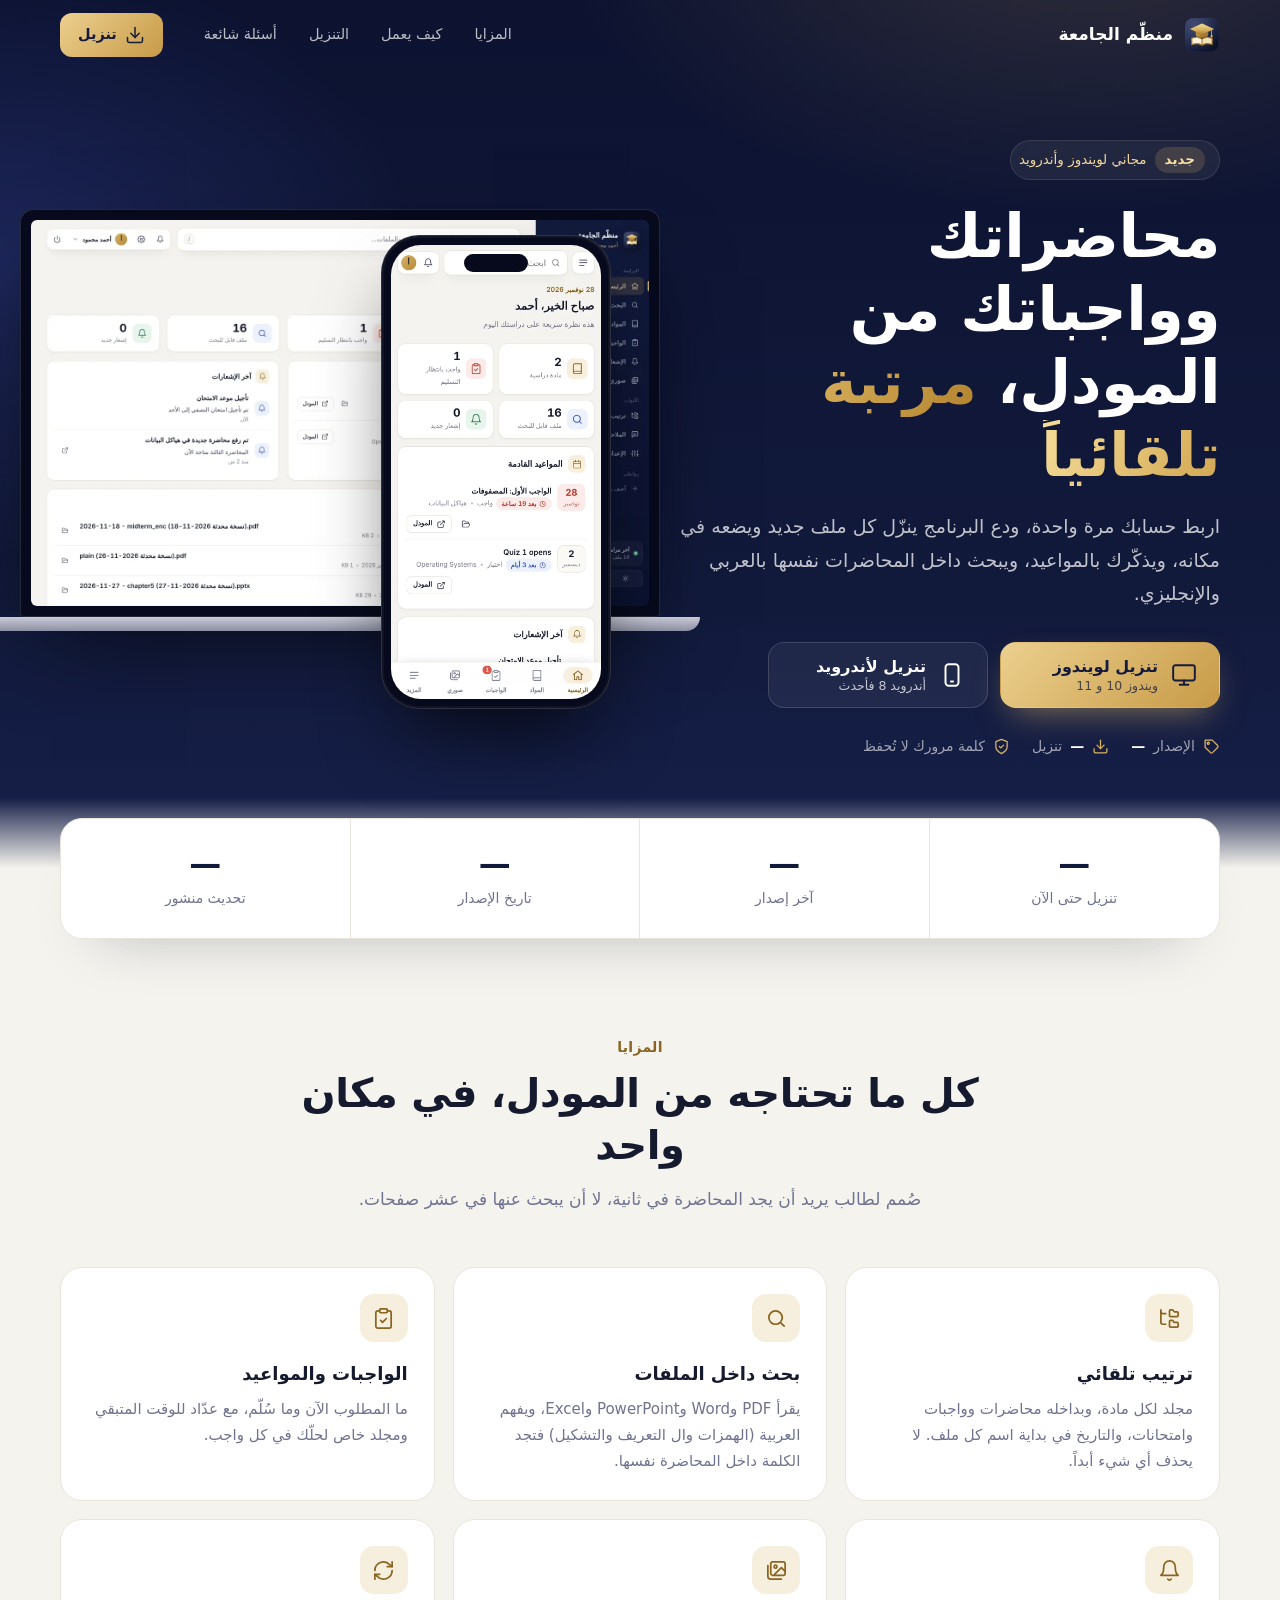
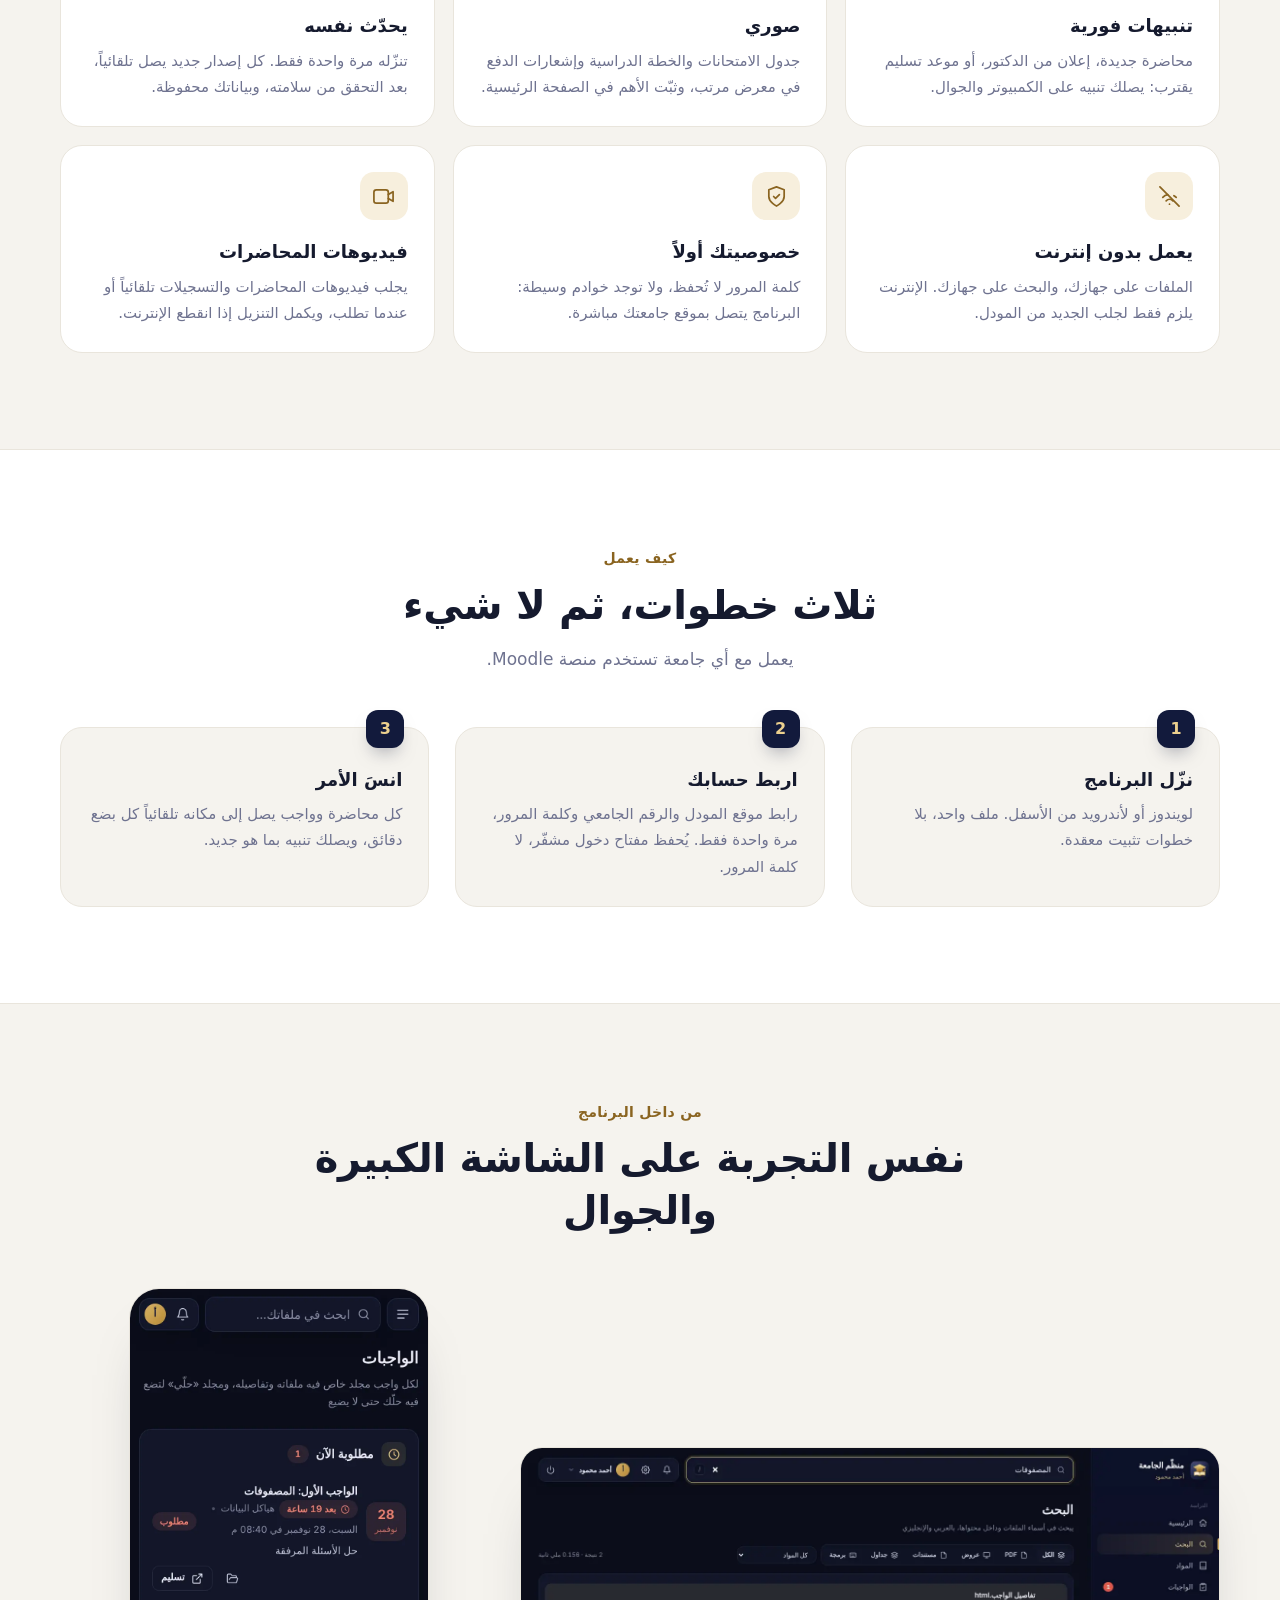
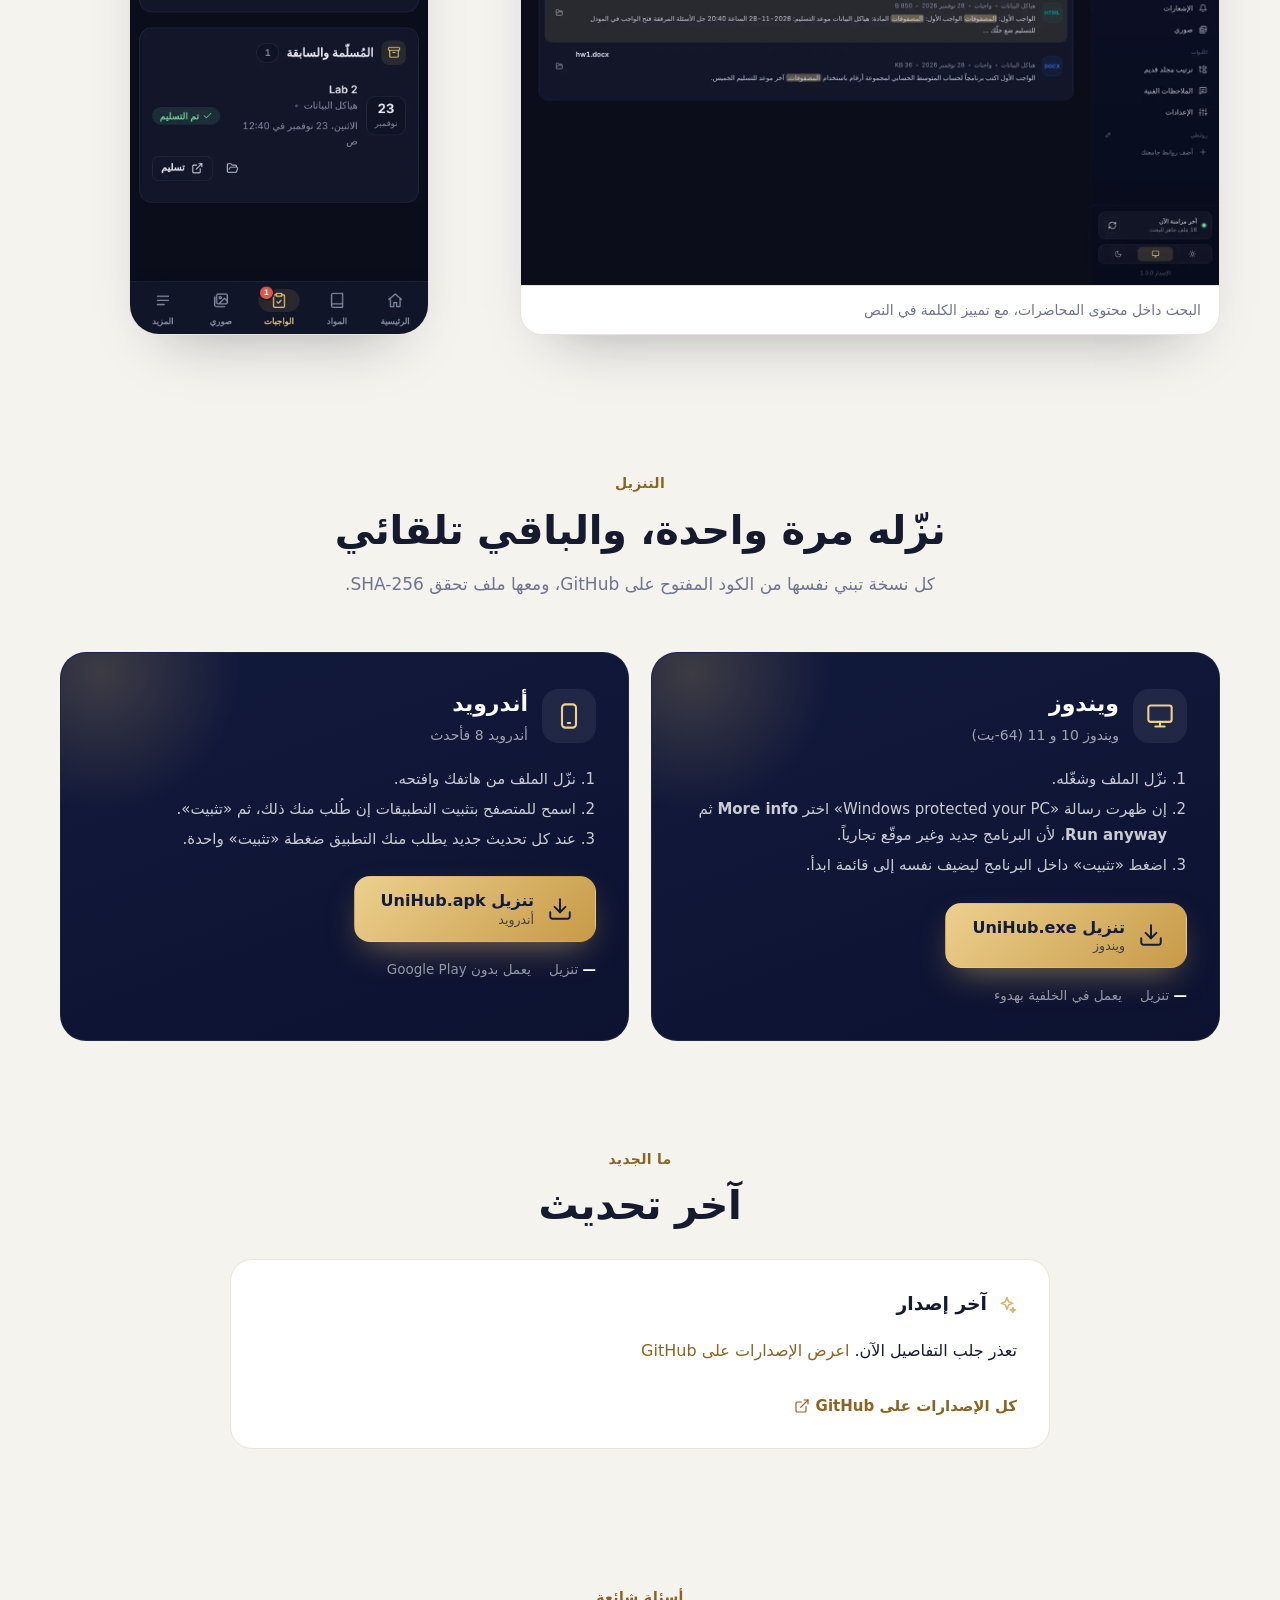
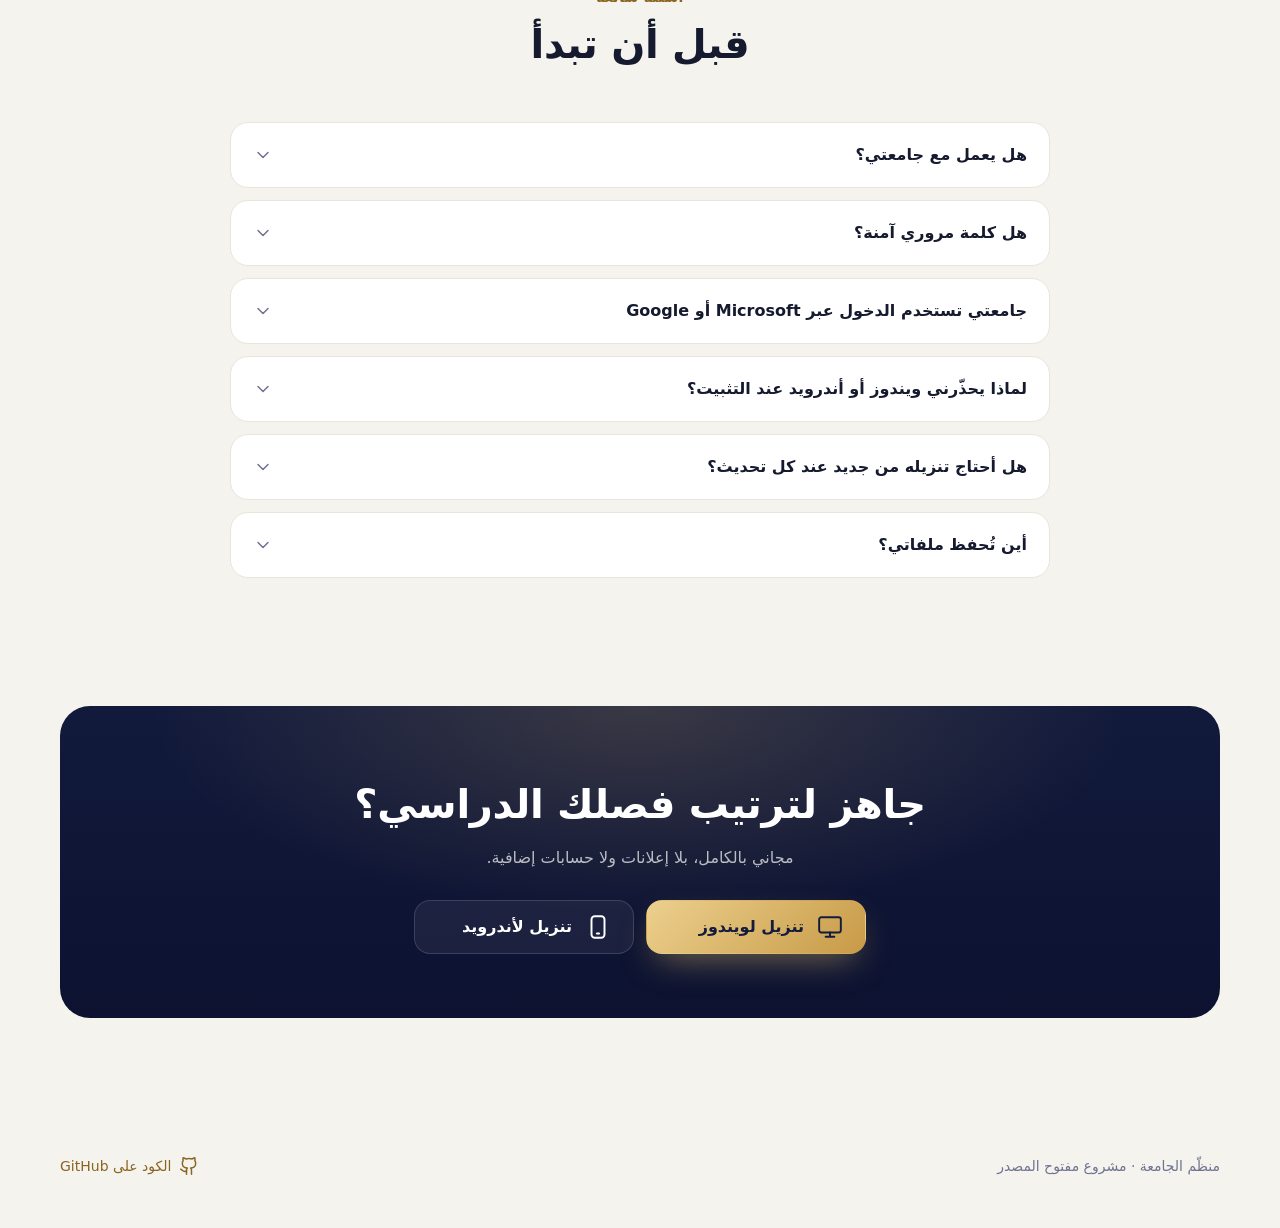
<file: site/index.html>
<!DOCTYPE html>
<html lang="ar" dir="rtl">
<head>
<meta charset="utf-8">
<meta name="viewport" content="width=device-width, initial-scale=1, viewport-fit=cover">
<title>منظّم الجامعة — محاضراتك وواجباتك من المودل، مرتبة تلقائياً</title>
<meta name="description" content="برنامج مجاني لويندوز وأندرويد يربط حسابك في المودل، ينزّل المحاضرات والواجبات ويرتبها تلقائياً، ويبحث داخل محتوى الملفات بالعربي والإنجليزي.">
<meta name="theme-color" content="#0c1230">
<meta property="og:title" content="منظّم الجامعة">
<meta property="og:description" content="محاضراتك وواجباتك من المودل، مرتبة تلقائياً وجاهزة للبحث. لويندوز وأندرويد.">
<meta property="og:image" content="img/sd_home.webp">
<link rel="icon" href="icon.svg">
<style>
:root {
  --navy: #0c1230; --navy-2: #121a3c; --navy-3: #1b2552; --ink: #151a2e; --ink-2: #3a4060; --muted: #6f7390;
  --bg: #f5f3ee; --surface: #fff; --line: #e9e5dc; --gold: #d7b266; --gold-2: #ecd08e; --gold-ink: #8a6420; --gold-soft: #f7efdd;
  --green: #2c7a51; --r: 22px; --ease: cubic-bezier(.2, .7, .2, 1);
}
* { box-sizing: border-box; }
html { scroll-behavior: smooth; overflow-x: hidden; }
body {
  margin: 0; font-family: "Segoe UI Variable Text", "Segoe UI", system-ui, -apple-system, "Noto Sans Arabic", Tahoma, sans-serif;
  color: var(--ink); background: var(--bg); line-height: 1.75; font-size: 16px; -webkit-font-smoothing: antialiased; font-variant-numeric: tabular-nums;
}
a { color: inherit; text-decoration: none; }
img { max-width: 100%; display: block; }
.icon { width: 20px; height: 20px; fill: none; stroke: currentColor; stroke-width: 1.8; stroke-linecap: round; stroke-linejoin: round; flex-shrink: 0; }
.wrap { width: min(1160px, 100% - 40px); margin-inline: auto; }

/* ---------- header ---------- */
.nav { position: fixed; inset: 0 0 auto; z-index: 20; transition: background .3s, box-shadow .3s, backdrop-filter .3s; }
.nav.solid { background: rgba(12, 18, 48, .82); backdrop-filter: blur(14px) saturate(1.3); box-shadow: 0 1px 0 rgba(255, 255, 255, .06); }
.nav .wrap { display: flex; align-items: center; gap: 28px; height: 70px; }
.logo { display: flex; align-items: center; gap: 11px; color: #fff; font-weight: 700; font-size: 17px; }
.logo img { width: 36px; height: 36px; }
.nav-links { display: flex; gap: 6px; margin-inline-start: auto; }
.nav-links a { color: rgba(255, 255, 255, .72); padding: 7px 13px; border-radius: 10px; font-size: 14.5px; transition: color .15s, background .15s; }
.nav-links a:hover { color: #fff; background: rgba(255, 255, 255, .07); }
.nav-cta { display: inline-flex; align-items: center; gap: 8px; padding: 9px 18px; border-radius: 12px; background: linear-gradient(135deg, #ecd08e, #c79a47); color: #141b3d; font-weight: 700; font-size: 14.5px; }

/* ---------- hero ---------- */
.hero {
  position: relative; overflow: hidden; color: #fff; padding: 140px 0 110px;
  background:
    radial-gradient(900px 500px at 85% -10%, rgba(215, 178, 102, .18), transparent 60%),
    radial-gradient(700px 500px at 0% 30%, rgba(80, 100, 220, .22), transparent 60%),
    linear-gradient(180deg, #0c1230 0%, #121a3c 70%, #16204a 100%);
}
.hero::after { content: ""; position: absolute; inset: auto 0 0; height: 70px; background: linear-gradient(transparent, var(--bg)); pointer-events: none; }
.hero-grid { display: grid; grid-template-columns: 1.02fr 1fr; gap: 48px; align-items: center; position: relative; z-index: 1; }
.pill { display: inline-flex; align-items: center; gap: 8px; padding: 6px 14px 6px 8px; border-radius: 30px; background: rgba(255, 255, 255, .06); border: 1px solid rgba(255, 255, 255, .1); color: #f1d79c; font-size: 13.5px; }
.pill b { background: rgba(215, 178, 102, .18); color: #f6dfa5; border-radius: 20px; padding: 1px 10px; font-weight: 700; }
h1 { font-size: clamp(36px, 5.4vw, 60px); line-height: 1.22; margin: 20px 0 18px; letter-spacing: -.5px; font-weight: 800; }
h1 .g { background: linear-gradient(120deg, #f6de9a, #d9b260 45%, #b3832e); -webkit-background-clip: text; background-clip: text; color: transparent; }
.lead { color: rgba(255, 255, 255, .74); font-size: clamp(16px, 1.6vw, 19px); max-width: 560px; margin: 0 0 32px; }
.dl-row { display: flex; gap: 12px; flex-wrap: wrap; }
.dl {
  display: inline-flex; align-items: center; gap: 13px; padding: 13px 22px 13px 26px; border-radius: 16px; font-weight: 700;
  transition: transform .15s var(--ease), box-shadow .2s, background .2s; border: 1px solid transparent; min-width: 220px;
}
.dl:hover { transform: translateY(-2px); }
.dl small { display: block; font-weight: 500; font-size: 12.5px; opacity: .75; line-height: 1.3; }
.dl span { line-height: 1.35; }
.dl .icon { width: 26px; height: 26px; }
.dl.primary { background: linear-gradient(135deg, #ecd08e, #c79a47); color: #141b3d; box-shadow: 0 14px 34px -12px rgba(215, 178, 102, .6); }
.dl.ghost { background: rgba(255, 255, 255, .06); color: #fff; border-color: rgba(255, 255, 255, .14); }
.dl.ghost:hover { background: rgba(255, 255, 255, .1); }
.dl.off { opacity: .55; pointer-events: none; }
.meta-row { display: flex; gap: 22px; flex-wrap: wrap; margin-top: 26px; color: rgba(255, 255, 255, .6); font-size: 14px; }
.meta-row div { display: flex; align-items: center; gap: 8px; }
.meta-row b { color: #fff; }
.meta-row .icon { width: 17px; height: 17px; color: var(--gold); }

/* device mockups */
.devices { position: relative; height: 520px; }
.laptop { position: absolute; top: 20px; left: -40px; width: 640px; }
.laptop .scr { border-radius: 14px 14px 4px 4px; padding: 10px; background: #070a1c; border: 1px solid rgba(255, 255, 255, .12); box-shadow: 0 40px 90px -30px rgba(0, 0, 0, .7); }
.laptop .scr img { border-radius: 6px; aspect-ratio: 16 / 10; object-fit: cover; object-position: top right; width: 100%; }
.laptop .base { height: 14px; margin: 0 -40px; border-radius: 0 0 18px 18px; background: linear-gradient(#c9cbd6, #8d90a3); }
.phone {
  position: absolute; bottom: 0; right: 0; width: 230px; border-radius: 38px; padding: 9px; background: #070a1c;
  border: 1px solid rgba(255, 255, 255, .16); box-shadow: 0 40px 80px -24px rgba(0, 0, 0, .75), inset 0 0 0 2px rgba(255, 255, 255, .04);
}
.phone img { border-radius: 30px; aspect-ratio: 390 / 844; object-fit: cover; width: 100%; }
.phone::before { content: ""; position: absolute; top: 18px; left: 50%; transform: translateX(-50%); width: 64px; height: 18px; border-radius: 12px; background: #070a1c; z-index: 1; }
.float { animation: float 7s ease-in-out infinite; }
@keyframes float { 50% { transform: translateY(-10px); } }

/* ---------- sections ---------- */
section { padding: 96px 0; }
.sec-head { text-align: center; max-width: 680px; margin: 0 auto 52px; }
.eyebrow { color: var(--gold-ink); font-weight: 700; font-size: 14px; letter-spacing: .3px; }
h2 { font-size: clamp(28px, 3.4vw, 40px); line-height: 1.3; margin: 8px 0 14px; letter-spacing: -.3px; }
.sec-head p { color: var(--muted); margin: 0; font-size: 17px; }

.stats { margin-top: -50px; position: relative; z-index: 2; }
.stats .wrap { display: grid; grid-template-columns: repeat(4, 1fr); gap: 0; background: var(--surface); border: 1px solid var(--line); border-radius: var(--r); box-shadow: 0 30px 60px -40px rgba(21, 26, 46, .35); }
.stat { padding: 26px 24px; text-align: center; }
.stat + .stat { border-inline-start: 1px solid var(--line); }
.stat b { display: block; font-size: 32px; font-weight: 800; line-height: 1.2; color: var(--navy-2); }
.stat span { color: var(--muted); font-size: 14px; }
.stat b.skel { color: transparent; background: linear-gradient(90deg, #eee 25%, #f6f6f6 50%, #eee 75%); background-size: 200% 100%; animation: sk 1.2s infinite; border-radius: 8px; width: 90px; margin: 0 auto 4px; }
@keyframes sk { to { background-position: -200% 0; } }

.features { display: grid; grid-template-columns: repeat(3, 1fr); gap: 18px; }
.feat { background: var(--surface); border: 1px solid var(--line); border-radius: var(--r); padding: 26px; transition: transform .2s var(--ease), box-shadow .2s, border-color .2s; }
.feat:hover { transform: translateY(-3px); box-shadow: 0 24px 50px -30px rgba(21, 26, 46, .35); border-color: color-mix(in srgb, var(--gold) 45%, var(--line)); }
.feat .fi { width: 48px; height: 48px; border-radius: 14px; display: flex; align-items: center; justify-content: center; background: var(--gold-soft); color: var(--gold-ink); margin-bottom: 16px; }
.feat .fi .icon { width: 23px; height: 23px; }
.feat h3 { margin: 0 0 6px; font-size: 18px; }
.feat p { margin: 0; color: var(--muted); font-size: 15px; }

.how { background: var(--surface); border-block: 1px solid var(--line); }
.steps { display: grid; grid-template-columns: repeat(3, 1fr); gap: 26px; counter-reset: s; }
.step { position: relative; padding: 28px 26px 26px; border-radius: var(--r); background: var(--bg); border: 1px solid var(--line); }
.step::before { counter-increment: s; content: counter(s); position: absolute; top: -18px; right: 24px; width: 38px; height: 38px; border-radius: 12px; display: flex; align-items: center; justify-content: center; background: var(--navy-2); color: var(--gold-2); font-weight: 800; box-shadow: 0 10px 20px -10px rgba(12, 18, 48, .6); }
.step h3 { margin: 8px 0 6px; font-size: 18px; }
.step p { margin: 0; color: var(--muted); font-size: 15px; }

.showcase { display: grid; grid-template-columns: 1.6fr 1fr; gap: 22px; align-items: end; }
.shot { border-radius: var(--r); overflow: hidden; border: 1px solid var(--line); background: var(--surface); box-shadow: 0 30px 60px -36px rgba(21, 26, 46, .4); }
.shot figcaption { padding: 12px 18px; color: var(--muted); font-size: 14px; border-top: 1px solid var(--line); }
.shot.mobile { max-width: 300px; justify-self: center; border-radius: 30px; }

.downloads { display: grid; grid-template-columns: 1fr 1fr; gap: 22px; }
.dcard { position: relative; overflow: hidden; border-radius: 26px; padding: 32px; background: linear-gradient(160deg, #121a3c, #0c1230); color: #fff; border: 1px solid rgba(255, 255, 255, .06); }
.dcard::after { content: ""; position: absolute; width: 280px; height: 280px; top: -120px; left: -100px; background: radial-gradient(circle, rgba(215, 178, 102, .22), transparent 70%); }
.dcard .top { display: flex; align-items: center; gap: 14px; margin-bottom: 18px; }
.dcard .di { width: 54px; height: 54px; border-radius: 16px; background: rgba(255, 255, 255, .07); display: flex; align-items: center; justify-content: center; color: var(--gold-2); }
.dcard .di .icon { width: 28px; height: 28px; }
.dcard h3 { margin: 0; font-size: 22px; }
.dcard .sub { color: rgba(255, 255, 255, .6); font-size: 14px; }
.dcard ol { margin: 0 0 24px; padding-inline-start: 20px; color: rgba(255, 255, 255, .78); font-size: 15px; }
.dcard ol li { margin-bottom: 4px; }
.dcard .facts { display: flex; gap: 18px; flex-wrap: wrap; color: rgba(255, 255, 255, .55); font-size: 13.5px; margin-top: 16px; position: relative; z-index: 1; }
.dcard .facts b { color: #fff; }
.dcard .dl { position: relative; z-index: 1; }
.soon { display: inline-block; margin-inline-start: 6px; font-size: 12px; padding: 1px 9px; border-radius: 20px; background: rgba(255, 255, 255, .1); color: #f1d79c; }

.notes { background: var(--surface); border: 1px solid var(--line); border-radius: var(--r); padding: 28px 32px; max-width: 820px; margin: 0 auto; }
.notes h3 { margin: 0 0 4px; display: flex; align-items: center; gap: 10px; flex-wrap: wrap; }
.notes .date { color: var(--muted); font-size: 14px; font-weight: 500; }
.notes ul { margin: 14px 0 0; padding-inline-start: 22px; color: var(--ink-2); }
.notes li { margin-bottom: 8px; }
.notes .all { display: inline-flex; align-items: center; gap: 6px; margin-top: 12px; color: var(--gold-ink); font-weight: 600; font-size: 15px; }

.faq { max-width: 820px; margin: 0 auto; }
details { background: var(--surface); border: 1px solid var(--line); border-radius: 18px; padding: 0 22px; margin-bottom: 12px; transition: border-color .2s; }
details[open] { border-color: color-mix(in srgb, var(--gold) 50%, var(--line)); }
summary { list-style: none; cursor: pointer; padding: 18px 0; font-weight: 700; display: flex; align-items: center; justify-content: space-between; gap: 16px; }
summary::-webkit-details-marker { display: none; }
summary .icon { transition: transform .25s var(--ease); color: var(--muted); }
details[open] summary .icon { transform: rotate(180deg); }
details p { margin: 0 0 18px; color: var(--ink-2); }

.cta { text-align: center; color: #fff; background: radial-gradient(700px 300px at 50% 0, rgba(215, 178, 102, .2), transparent 70%), linear-gradient(180deg, #121a3c, #0c1230); border-radius: 30px; padding: 64px 24px; }
.cta h2 { color: #fff; }
.cta p { color: rgba(255, 255, 255, .7); margin: 0 auto 28px; max-width: 520px; }
.cta .dl-row { justify-content: center; }

footer { padding: 40px 0 50px; color: var(--muted); font-size: 14px; }
footer .wrap { display: flex; align-items: center; justify-content: space-between; gap: 18px; flex-wrap: wrap; }
footer a { color: var(--gold-ink); }

.reveal { opacity: 0; transform: translateY(18px); transition: opacity .7s var(--ease), transform .7s var(--ease); }
.reveal.in { opacity: 1; transform: none; }

@media (max-width: 1000px) {
  .hero { padding-top: 110px; padding-bottom: 90px; }
  .hero-grid { grid-template-columns: 1fr; text-align: center; }
  .lead { margin-inline: auto; }
  .dl-row, .meta-row { justify-content: center; }
  .devices { height: 430px; max-width: 620px; margin: 0 auto; width: 100%; }
  .laptop { width: 88%; left: 0; }
  .phone { width: 180px; right: 0; }
  .features { grid-template-columns: 1fr 1fr; }
  .steps { grid-template-columns: 1fr; gap: 30px; }
  .showcase { grid-template-columns: 1fr; }
  .downloads { grid-template-columns: 1fr; }
}
@media (max-width: 680px) {
  body { font-size: 15px; }
  .nav-links { display: none; }
  .nav .wrap { justify-content: space-between; }
  .nav-cta { padding: 8px 14px; }
  section { padding: 70px 0; }
  .devices { height: 330px; }
  .laptop { width: 100%; top: 0; }
  .laptop .base { margin: 0 -14px; }
  .phone { width: 128px; border-radius: 26px; padding: 6px; bottom: -6px; right: -6px; }
  .phone img { border-radius: 21px; }
  .phone::before { width: 40px; height: 11px; top: 12px; }
  .stats .wrap { grid-template-columns: 1fr 1fr; }
  .stat:nth-child(3) { border-inline-start: 0; }
  .stat:nth-child(n+3) { border-top: 1px solid var(--line); }
  .stat b { font-size: 26px; }
  .features { grid-template-columns: 1fr; }
  .dl { width: 100%; justify-content: center; }
  .dcard { padding: 24px; }
  .notes { padding: 22px; }
}
@media (prefers-reduced-motion: reduce) { * { animation: none !important; transition: none !important; } .reveal { opacity: 1; transform: none; } }
</style>
</head>
<body>
<svg xmlns="http://www.w3.org/2000/svg" style="display:none">
  <symbol id="i-monitor" viewBox="0 0 24 24"><rect x="2" y="3" width="20" height="14" rx="2"/><path d="M8 21h8M12 17v4"/></symbol>
  <symbol id="i-phone" viewBox="0 0 24 24"><rect x="6" y="2" width="12" height="20" rx="3"/><path d="M11 18h2"/></symbol>
  <symbol id="i-download" viewBox="0 0 24 24"><path d="M21 15v4a2 2 0 0 1-2 2H5a2 2 0 0 1-2-2v-4"/><path d="m7 10 5 5 5-5"/><path d="M12 15V3"/></symbol>
  <symbol id="i-tag" viewBox="0 0 24 24"><path d="M20.6 13.4 13.4 20.6a2 2 0 0 1-2.8 0L3 13V3h10l7.6 7.6a2 2 0 0 1 0 2.8z"/><circle cx="7.5" cy="7.5" r="1.5"/></symbol>
  <symbol id="i-calendar" viewBox="0 0 24 24"><rect x="3" y="4" width="18" height="18" rx="2"/><path d="M16 2v4M8 2v4M3 10h18"/></symbol>
  <symbol id="i-shield" viewBox="0 0 24 24"><path d="M12 22s8-4 8-10V5l-8-3-8 3v7c0 6 8 10 8 10z"/><path d="m9 12 2 2 4-4"/></symbol>
  <symbol id="i-tree" viewBox="0 0 24 24"><path d="M20 10a1 1 0 0 0 1-1V6a1 1 0 0 0-1-1h-2.5a1 1 0 0 1-.8-.4l-.9-1.2A1 1 0 0 0 15 3h-2a1 1 0 0 0-1 1v5a1 1 0 0 0 1 1Z"/><path d="M20 21a1 1 0 0 0 1-1v-3a1 1 0 0 0-1-1h-2.9a1 1 0 0 1-.88-.55l-.42-.85a1 1 0 0 0-.92-.6H13a1 1 0 0 0-1 1v5a1 1 0 0 0 1 1Z"/><path d="M3 5a2 2 0 0 0 2 2h3"/><path d="M3 3v13a2 2 0 0 0 2 2h3"/></symbol>
  <symbol id="i-search" viewBox="0 0 24 24"><circle cx="11" cy="11" r="7"/><path d="m20 20-3.5-3.5"/></symbol>
  <symbol id="i-tasks" viewBox="0 0 24 24"><rect x="8" y="2" width="8" height="4" rx="1"/><path d="M16 4h2a2 2 0 0 1 2 2v14a2 2 0 0 1-2 2H6a2 2 0 0 1-2-2V6a2 2 0 0 1 2-2h2"/><path d="m9 14 2 2 4-4"/></symbol>
  <symbol id="i-bell" viewBox="0 0 24 24"><path d="M6 8a6 6 0 0 1 12 0c0 7 3 9 3 9H3s3-2 3-9"/><path d="M10.3 21a1.94 1.94 0 0 0 3.4 0"/></symbol>
  <symbol id="i-images" viewBox="0 0 24 24"><rect x="6" y="3" width="15" height="14" rx="2"/><path d="M3 7v11a3 3 0 0 0 3 3h11"/><circle cx="11" cy="8" r="1.5"/><path d="m21 13-4-4-7 7"/></symbol>
  <symbol id="i-refresh" viewBox="0 0 24 24"><path d="M21 12a9 9 0 0 1-15.5 6.2L3 16"/><path d="M3 12a9 9 0 0 1 15.5-6.2L21 8"/><path d="M21 3v5h-5"/><path d="M3 21v-5h5"/></symbol>
  <symbol id="i-wifi-off" viewBox="0 0 24 24"><path d="M2 2l20 20"/><path d="M8.5 16.5a5 5 0 0 1 7 0"/><path d="M5 12.9a10 10 0 0 1 5.2-2.8M19 12.9a10 10 0 0 0-2.4-1.8"/><path d="M12 20h.01"/></symbol>
  <symbol id="i-video" viewBox="0 0 24 24"><rect x="2" y="5" width="15" height="14" rx="2.5"/><path d="m17 10 5-3v10l-5-3"/></symbol>
  <symbol id="i-moon" viewBox="0 0 24 24"><path d="M12 3a6 6 0 0 0 9 9 9 9 0 1 1-9-9Z"/></symbol>
  <symbol id="i-chev" viewBox="0 0 24 24"><path d="m6 9 6 6 6-6"/></symbol>
  <symbol id="i-external" viewBox="0 0 24 24"><path d="M15 3h6v6"/><path d="M10 14 21 3"/><path d="M18 13v6a2 2 0 0 1-2 2H5a2 2 0 0 1-2-2V8a2 2 0 0 1 2-2h6"/></symbol>
  <symbol id="i-github" viewBox="0 0 24 24"><path d="M15 22v-4a4.8 4.8 0 0 0-1-3.5c3 0 6-2 6-5.5.08-1.25-.27-2.48-1-3.5.28-1.15.28-2.35 0-3.5 0 0-1 0-3 1.5-2.64-.5-5.36-.5-8 0C6 2 5 2 5 2c-.3 1.15-.3 2.35 0 3.5A5.4 5.4 0 0 0 4 9c0 3.5 3 5.5 6 5.5-.39.49-.68 1.05-.85 1.65-.17.6-.22 1.23-.15 1.85v4"/><path d="M9 18c-4.51 2-5-2-7-2"/></symbol>
  <symbol id="i-sparkles" viewBox="0 0 24 24"><path d="M12 3l1.9 5.1L19 10l-5.1 1.9L12 17l-1.9-5.1L5 10l5.1-1.9z"/><path d="M19 15l.8 2.2L22 18l-2.2.8L19 21l-.8-2.2L16 18l2.2-.8z"/></symbol>
</svg>

<header class="nav" id="nav">
  <div class="wrap">
    <a class="logo" href="#"><img src="icon.svg" alt="">منظّم الجامعة</a>
    <nav class="nav-links">
      <a href="#features">المزايا</a>
      <a href="#how">كيف يعمل</a>
      <a href="#download">التنزيل</a>
      <a href="#faq">أسئلة شائعة</a>
    </nav>
    <a class="nav-cta" href="#download"><svg class="icon"><use href="#i-download"/></svg>تنزيل</a>
  </div>
</header>

<section class="hero">
  <div class="wrap hero-grid">
    <div>
      <span class="pill"><b id="h-ver">جديد</b><span>مجاني لويندوز وأندرويد</span></span>
      <h1>محاضراتك وواجباتك من المودل، <span class="g">مرتبة تلقائياً</span></h1>
      <p class="lead">اربط حسابك مرة واحدة، ودع البرنامج ينزّل كل ملف جديد ويضعه في مكانه، ويذكّرك بالمواعيد، ويبحث داخل المحاضرات نفسها بالعربي والإنجليزي.</p>
      <div class="dl-row" id="hero-dl">
        <a class="dl primary" data-dl="win" href="#download"><svg class="icon"><use href="#i-monitor"/></svg><span>تنزيل لويندوز<small>ويندوز 10 و 11</small></span></a>
        <a class="dl ghost" data-dl="apk" href="#download"><svg class="icon"><use href="#i-phone"/></svg><span>تنزيل لأندرويد<small>أندرويد 8 فأحدث</small></span></a>
      </div>
      <div class="meta-row">
        <div><svg class="icon"><use href="#i-tag"/></svg>الإصدار <b id="m-ver">—</b></div>
        <div><svg class="icon"><use href="#i-download"/></svg><b id="m-total">—</b> تنزيل</div>
        <div><svg class="icon"><use href="#i-shield"/></svg>كلمة مرورك لا تُحفظ</div>
      </div>
    </div>
    <div class="devices" aria-hidden="true">
      <div class="laptop float" style="animation-delay:-2s"><div class="scr"><img src="img/sd_home.webp" alt=""></div><div class="base"></div></div>
      <div class="phone float"><img src="img/sp_home.webp" alt=""></div>
    </div>
  </div>
</section>

<div class="stats">
  <div class="wrap">
    <div class="stat"><b class="skel" id="s-total">0</b><span>تنزيل حتى الآن</span></div>
    <div class="stat"><b class="skel" id="s-ver">0</b><span>آخر إصدار</span></div>
    <div class="stat"><b class="skel" id="s-date">0</b><span>تاريخ الإصدار</span></div>
    <div class="stat"><b class="skel" id="s-rel">0</b><span>تحديث منشور</span></div>
  </div>
</div>

<section id="features">
  <div class="wrap">
    <div class="sec-head reveal">
      <div class="eyebrow">المزايا</div>
      <h2>كل ما تحتاجه من المودل، في مكان واحد</h2>
      <p>صُمم لطالب يريد أن يجد المحاضرة في ثانية، لا أن يبحث عنها في عشر صفحات.</p>
    </div>
    <div class="features">
      <div class="feat reveal"><div class="fi"><svg class="icon"><use href="#i-tree"/></svg></div><h3>ترتيب تلقائي</h3><p>مجلد لكل مادة، وبداخله محاضرات وواجبات وامتحانات، والتاريخ في بداية اسم كل ملف. لا يحذف أي شيء أبداً.</p></div>
      <div class="feat reveal"><div class="fi"><svg class="icon"><use href="#i-search"/></svg></div><h3>بحث داخل الملفات</h3><p>يقرأ PDF وWord وPowerPoint وExcel، ويفهم العربية (الهمزات وال التعريف والتشكيل) فتجد الكلمة داخل المحاضرة نفسها.</p></div>
      <div class="feat reveal"><div class="fi"><svg class="icon"><use href="#i-tasks"/></svg></div><h3>الواجبات والمواعيد</h3><p>ما المطلوب الآن وما سُلّم، مع عدّاد للوقت المتبقي ومجلد خاص لحلّك في كل واجب.</p></div>
      <div class="feat reveal"><div class="fi"><svg class="icon"><use href="#i-bell"/></svg></div><h3>تنبيهات فورية</h3><p>محاضرة جديدة، إعلان من الدكتور، أو موعد تسليم يقترب: يصلك تنبيه على الكمبيوتر والجوال.</p></div>
      <div class="feat reveal"><div class="fi"><svg class="icon"><use href="#i-images"/></svg></div><h3>صوري</h3><p>جدول الامتحانات والخطة الدراسية وإشعارات الدفع في معرض مرتب، وثبّت الأهم في الصفحة الرئيسية.</p></div>
      <div class="feat reveal"><div class="fi"><svg class="icon"><use href="#i-refresh"/></svg></div><h3>يحدّث نفسه</h3><p>تنزّله مرة واحدة فقط. كل إصدار جديد يصل تلقائياً، بعد التحقق من سلامته، وبياناتك محفوظة.</p></div>
      <div class="feat reveal"><div class="fi"><svg class="icon"><use href="#i-wifi-off"/></svg></div><h3>يعمل بدون إنترنت</h3><p>الملفات على جهازك، والبحث على جهازك. الإنترنت يلزم فقط لجلب الجديد من المودل.</p></div>
      <div class="feat reveal"><div class="fi"><svg class="icon"><use href="#i-shield"/></svg></div><h3>خصوصيتك أولاً</h3><p>كلمة المرور لا تُحفظ، ولا توجد خوادم وسيطة: البرنامج يتصل بموقع جامعتك مباشرة.</p></div>
      <div class="feat reveal"><div class="fi"><svg class="icon"><use href="#i-video"/></svg></div><h3>فيديوهات المحاضرات</h3><p>يجلب فيديوهات المحاضرات والتسجيلات تلقائياً أو عندما تطلب، ويكمل التنزيل إذا انقطع الإنترنت.</p></div>
    </div>
  </div>
</section>

<section class="how" id="how">
  <div class="wrap">
    <div class="sec-head reveal">
      <div class="eyebrow">كيف يعمل</div>
      <h2>ثلاث خطوات، ثم لا شيء</h2>
      <p>يعمل مع أي جامعة تستخدم منصة Moodle.</p>
    </div>
    <div class="steps">
      <div class="step reveal"><h3>نزّل البرنامج</h3><p>لويندوز أو لأندرويد من الأسفل. ملف واحد، بلا خطوات تثبيت معقدة.</p></div>
      <div class="step reveal"><h3>اربط حسابك</h3><p>رابط موقع المودل والرقم الجامعي وكلمة المرور، مرة واحدة فقط. يُحفظ مفتاح دخول مشفّر، لا كلمة المرور.</p></div>
      <div class="step reveal"><h3>انسَ الأمر</h3><p>كل محاضرة وواجب يصل إلى مكانه تلقائياً كل بضع دقائق، ويصلك تنبيه بما هو جديد.</p></div>
    </div>
  </div>
</section>

<section>
  <div class="wrap">
    <div class="sec-head reveal">
      <div class="eyebrow">من داخل البرنامج</div>
      <h2>نفس التجربة على الشاشة الكبيرة والجوال</h2>
    </div>
    <div class="showcase">
      <figure class="shot reveal" style="margin:0"><img src="img/sd_search_dark.webp" alt="البحث داخل الملفات في الوضع الداكن"><figcaption>البحث داخل محتوى المحاضرات، مع تمييز الكلمة في النص</figcaption></figure>
      <figure class="shot mobile reveal" style="margin:0"><img src="img/sp_assign_dark.webp" alt="الواجبات على الجوال"></figure>
    </div>
  </div>
</section>

<section id="download" style="padding-top:40px">
  <div class="wrap">
    <div class="sec-head reveal">
      <div class="eyebrow">التنزيل</div>
      <h2>نزّله مرة واحدة، والباقي تلقائي</h2>
      <p>كل نسخة تبني نفسها من الكود المفتوح على GitHub، ومعها ملف تحقق SHA-256.</p>
    </div>
    <div class="downloads">
      <div class="dcard reveal">
        <div class="top"><div class="di"><svg class="icon"><use href="#i-monitor"/></svg></div><div><h3>ويندوز</h3><div class="sub">ويندوز 10 و 11 (64-بت)</div></div></div>
        <ol>
          <li>نزّل الملف وشغّله.</li>
          <li>إن ظهرت رسالة «Windows protected your PC» اختر <b>More info</b> ثم <b>Run anyway</b>، لأن البرنامج جديد وغير موقّع تجارياً.</li>
          <li>اضغط «تثبيت» داخل البرنامج ليضيف نفسه إلى قائمة ابدأ.</li>
        </ol>
        <a class="dl primary" data-dl="win" href="#"><svg class="icon"><use href="#i-download"/></svg><span>تنزيل UniHub.exe<small id="win-size">ويندوز</small></span></a>
        <div class="facts"><span><b id="win-count">—</b> تنزيل</span><span>يعمل في الخلفية بهدوء</span></div>
      </div>
      <div class="dcard reveal">
        <div class="top"><div class="di"><svg class="icon"><use href="#i-phone"/></svg></div><div><h3>أندرويد</h3><div class="sub">أندرويد 8 فأحدث</div></div></div>
        <ol>
          <li>نزّل الملف من هاتفك وافتحه.</li>
          <li>اسمح للمتصفح بتثبيت التطبيقات إن طُلب منك ذلك، ثم «تثبيت».</li>
          <li>عند كل تحديث جديد يطلب منك التطبيق ضغطة «تثبيت» واحدة.</li>
        </ol>
        <a class="dl primary" data-dl="apk" href="#"><svg class="icon"><use href="#i-download"/></svg><span>تنزيل UniHub.apk<small id="apk-size">أندرويد</small></span></a>
        <div class="facts"><span><b id="apk-count">—</b> تنزيل</span><span>يعمل بدون Google Play</span></div>
      </div>
    </div>
  </div>
</section>

<section style="padding-top:10px">
  <div class="wrap">
    <div class="sec-head reveal" style="margin-bottom:28px">
      <div class="eyebrow">ما الجديد</div>
      <h2>آخر تحديث</h2>
    </div>
    <div class="notes reveal" id="notes">
      <h3><svg class="icon" style="color:var(--gold)"><use href="#i-sparkles"/></svg><span id="n-title">آخر إصدار</span> <span class="date" id="n-date"></span></h3>
      <div id="n-body"><p style="color:var(--muted)">جارٍ التحميل…</p></div>
      <a class="all" id="n-all" href="#" target="_blank" rel="noopener">كل الإصدارات على GitHub <svg class="icon" style="width:16px;height:16px"><use href="#i-external"/></svg></a>
    </div>
  </div>
</section>

<section id="faq" style="padding-top:40px">
  <div class="wrap">
    <div class="sec-head reveal">
      <div class="eyebrow">أسئلة شائعة</div>
      <h2>قبل أن تبدأ</h2>
    </div>
    <div class="faq">
      <details class="reveal"><summary>هل يعمل مع جامعتي؟<svg class="icon"><use href="#i-chev"/></svg></summary><p>نعم إن كانت جامعتك تستخدم منصة Moodle. تكتب رابط موقع المودل الخاص بجامعتك عند الربط، ويمكنك إضافة روابط جامعتك (بوابة الطالب، صفحات الجامعة) من قسم «روابطي».</p></details>
      <details class="reveal"><summary>هل كلمة مروري آمنة؟<svg class="icon"><use href="#i-chev"/></svg></summary><p>كلمة المرور تُستخدم مرة واحدة للحصول على مفتاح دخول من موقع جامعتك، ثم تُنسى. يُحفظ المفتاح مشفّراً على جهازك فقط، والبرنامج لا يرسل بياناتك إلى أي خادم آخر.</p></details>
      <details class="reveal"><summary>جامعتي تستخدم الدخول عبر Microsoft أو Google<svg class="icon"><use href="#i-chev"/></svg></summary><p>لا مشكلة. في صفحة الربط اختر «جامعتي تستخدم الدخول عبر Microsoft أو Google»، وانسخ مفتاح «Moodle mobile web service» من صفحة مفاتيح الأمان في ملفك الشخصي على المودل.</p></details>
      <details class="reveal"><summary>لماذا يحذّرني ويندوز أو أندرويد عند التثبيت؟<svg class="icon"><use href="#i-chev"/></svg></summary><p>لأن البرنامج يُنزّل مباشرة من GitHub وليس من متجر رسمي. الكود مفتوح بالكامل، وكل إصدار يُبنى تلقائياً على GitHub ومعه ملف checksums.txt للتحقق من سلامته.</p></details>
      <details class="reveal"><summary>هل أحتاج تنزيله من جديد عند كل تحديث؟<svg class="icon"><use href="#i-chev"/></svg></summary><p>لا. البرنامج يبحث عن التحديثات وحده (بعد التشغيل، وكل ساعة)، ويتحقق من سلامة الملف قبل التثبيت، ويأخذ نسخة احتياطية من بياناتك. على أندرويد يطلب منك ضغطة «تثبيت» واحدة لأن النظام يشترط ذلك.</p></details>
      <details class="reveal"><summary>أين تُحفظ ملفاتي؟<svg class="icon"><use href="#i-chev"/></svg></summary><p>على ويندوز في مجلد «الجامعة - مرتب» على سطح المكتب (ويمكن تغييره). على أندرويد داخل مساحة التطبيق على الهاتف، وتفتحها من داخل التطبيق بتطبيقات هاتفك المعتادة.</p></details>
    </div>
  </div>
</section>

<section style="padding-top:20px">
  <div class="wrap">
    <div class="cta reveal">
      <h2>جاهز لترتيب فصلك الدراسي؟</h2>
      <p>مجاني بالكامل، بلا إعلانات ولا حسابات إضافية.</p>
      <div class="dl-row">
        <a class="dl primary" data-dl="win" href="#"><svg class="icon"><use href="#i-monitor"/></svg><span>تنزيل لويندوز</span></a>
        <a class="dl ghost" data-dl="apk" href="#"><svg class="icon"><use href="#i-phone"/></svg><span>تنزيل لأندرويد</span></a>
      </div>
    </div>
  </div>
</section>

<footer>
  <div class="wrap">
    <div>منظّم الجامعة · مشروع مفتوح المصدر</div>
    <a id="gh-link" href="#" target="_blank" rel="noopener" style="display:inline-flex;align-items:center;gap:8px"><svg class="icon"><use href="#i-github"/></svg>الكود على GitHub</a>
  </div>
</footer>

<script>
(function () {
  // the repository: from the GitHub Pages address (owner.github.io/repo), or the official one
  var REPO = "jihadTH4/unihub";
  var m = location.hostname.match(/^([^.]+)\.github\.io$/i);
  if (m) { var p = location.pathname.split("/").filter(Boolean)[0]; if (p) REPO = m[1] + "/" + p; }
  var GH = "https://github.com/" + REPO;
  var LATEST = GH + "/releases/latest/download/";
  var $ = function (s) { return document.querySelector(s); };
  var $$ = function (s) { return Array.prototype.slice.call(document.querySelectorAll(s)); };
  var num = function (n) { return Number(n).toLocaleString("ar-EG"); };
  var size = function (b) { return (b / 1048576).toFixed(1).replace(".0", "") + " ميغابايت"; };
  var esc = function (s) { return String(s).replace(/[&<>"]/g, function (c) { return { "&": "&amp;", "<": "&lt;", ">": "&gt;", '"': "&quot;" }[c]; }); };

  $("#gh-link").href = GH;
  $("#n-all").href = GH + "/releases";
  $$("[data-dl=win]").forEach(function (a) { a.href = LATEST + "UniHub.exe"; });
  $$("[data-dl=apk]").forEach(function (a) { a.href = LATEST + "UniHub.apk"; });

  // on a phone, put Android first
  if (/Android/i.test(navigator.userAgent)) {
    var row = $("#hero-dl"), win = row.querySelector("[data-dl=win]"), apk = row.querySelector("[data-dl=apk]");
    win.className = "dl ghost"; apk.className = "dl primary"; row.insertBefore(apk, win);
  }

  function setStat(id, v) { var el = $(id); el.textContent = v; el.classList.remove("skel"); }

  function mdList(md) {
    var items = [], paras = [];
    String(md || "").split(/\r?\n/).forEach(function (l) {
      l = l.trim();
      if (!l) return;
      var t = esc(l.replace(/^[-*]\s+/, "")).replace(/\*\*(.+?)\*\*/g, "<b>$1</b>").replace(/`([^`]+)`/g, "<code>$1</code>");
      if (/^[-*]\s+/.test(l)) items.push("<li>" + t + "</li>"); else paras.push("<p>" + t + "</p>");
    });
    return paras.join("") + (items.length ? "<ul>" + items.join("") + "</ul>" : "");
  }

  fetch("https://api.github.com/repos/" + REPO + "/releases?per_page=100", { headers: { Accept: "application/vnd.github+json" } })
    .then(function (r) { if (!r.ok) throw new Error(r.status); return r.json(); })
    .then(function (rels) {
      rels = rels.filter(function (r) { return !r.draft && !r.prerelease; });
      var win = 0, apk = 0;
      rels.forEach(function (r) {
        r.assets.forEach(function (a) {
          var n = a.name.toLowerCase();
          if (n === "unihub.exe" || n === "unihub-windows.zip") win += a.download_count;
          else if (n === "unihub.apk") apk += a.download_count;
        });
      });
      var latest = rels[0];
      setStat("#s-total", num(win + apk));
      setStat("#s-rel", num(rels.length));
      $("#m-total").textContent = num(win + apk);
      $("#win-count").textContent = num(win);
      $("#apk-count").textContent = num(apk);
      if (!latest) return;
      var ver = latest.tag_name.replace(/^v/, "");
      var date = new Date(latest.published_at).toLocaleDateString("ar-EG", { day: "numeric", month: "long", year: "numeric" });
      setStat("#s-ver", ver);
      setStat("#s-date", new Date(latest.published_at).toLocaleDateString("ar-EG", { day: "numeric", month: "short" }));
      $("#m-ver").textContent = ver;
      $("#h-ver").textContent = "الإصدار " + ver;
      $("#n-title").textContent = "الإصدار " + ver;
      $("#n-date").textContent = date;
      $("#n-body").innerHTML = mdList(latest.body) || "<p>تحسينات عامة.</p>";
      var exe = null, apkA = null;
      latest.assets.forEach(function (a) { if (a.name === "UniHub.exe") exe = a; if (a.name === "UniHub.apk") apkA = a; });
      if (exe) $("#win-size").textContent = "الإصدار " + ver + " · " + size(exe.size);
      if (apkA) $("#apk-size").textContent = "الإصدار " + ver + " · " + size(apkA.size);
      else {
        // the Android build is not published yet: link the newest release that has it, or say "soon"
        var withApk = null;
        rels.some(function (r) { return r.assets.some(function (a) { if (a.name === "UniHub.apk") { withApk = { r: r, a: a }; return true; } }); });
        if (withApk) {
          $$("[data-dl=apk]").forEach(function (a) { a.href = withApk.a.browser_download_url; });
          $("#apk-size").textContent = "الإصدار " + withApk.r.tag_name.replace(/^v/, "") + " · " + size(withApk.a.size);
        } else {
          $$("[data-dl=apk]").forEach(function (a) { a.classList.add("off"); a.removeAttribute("href"); });
          $("#apk-size").innerHTML = 'قريباً <span class="soon">قيد التجهيز</span>';
        }
      }
    })
    .catch(function () {
      ["#s-total", "#s-ver", "#s-date", "#s-rel"].forEach(function (id) { setStat(id, "—"); });
      $("#n-body").innerHTML = '<p>تعذر جلب التفاصيل الآن. <a style="color:var(--gold-ink)" href="' + GH + '/releases">اعرض الإصدارات على GitHub</a></p>';
    });

  // header background after scrolling, and gentle reveal of sections
  var nav = $("#nav");
  var onScroll = function () { nav.classList.toggle("solid", window.scrollY > 20); };
  window.addEventListener("scroll", onScroll, { passive: true });
  onScroll();
  if ("IntersectionObserver" in window) {
    var io = new IntersectionObserver(function (es) {
      es.forEach(function (e) { if (e.isIntersecting) { e.target.classList.add("in"); io.unobserve(e.target); } });
    }, { rootMargin: "0px 0px -8% 0px" });
    $$(".reveal").forEach(function (el, i) { el.style.transitionDelay = (i % 3) * 70 + "ms"; io.observe(el); });
  } else $$(".reveal").forEach(function (el) { el.classList.add("in"); });
})();
</script>
</body>
</html>
</file>
